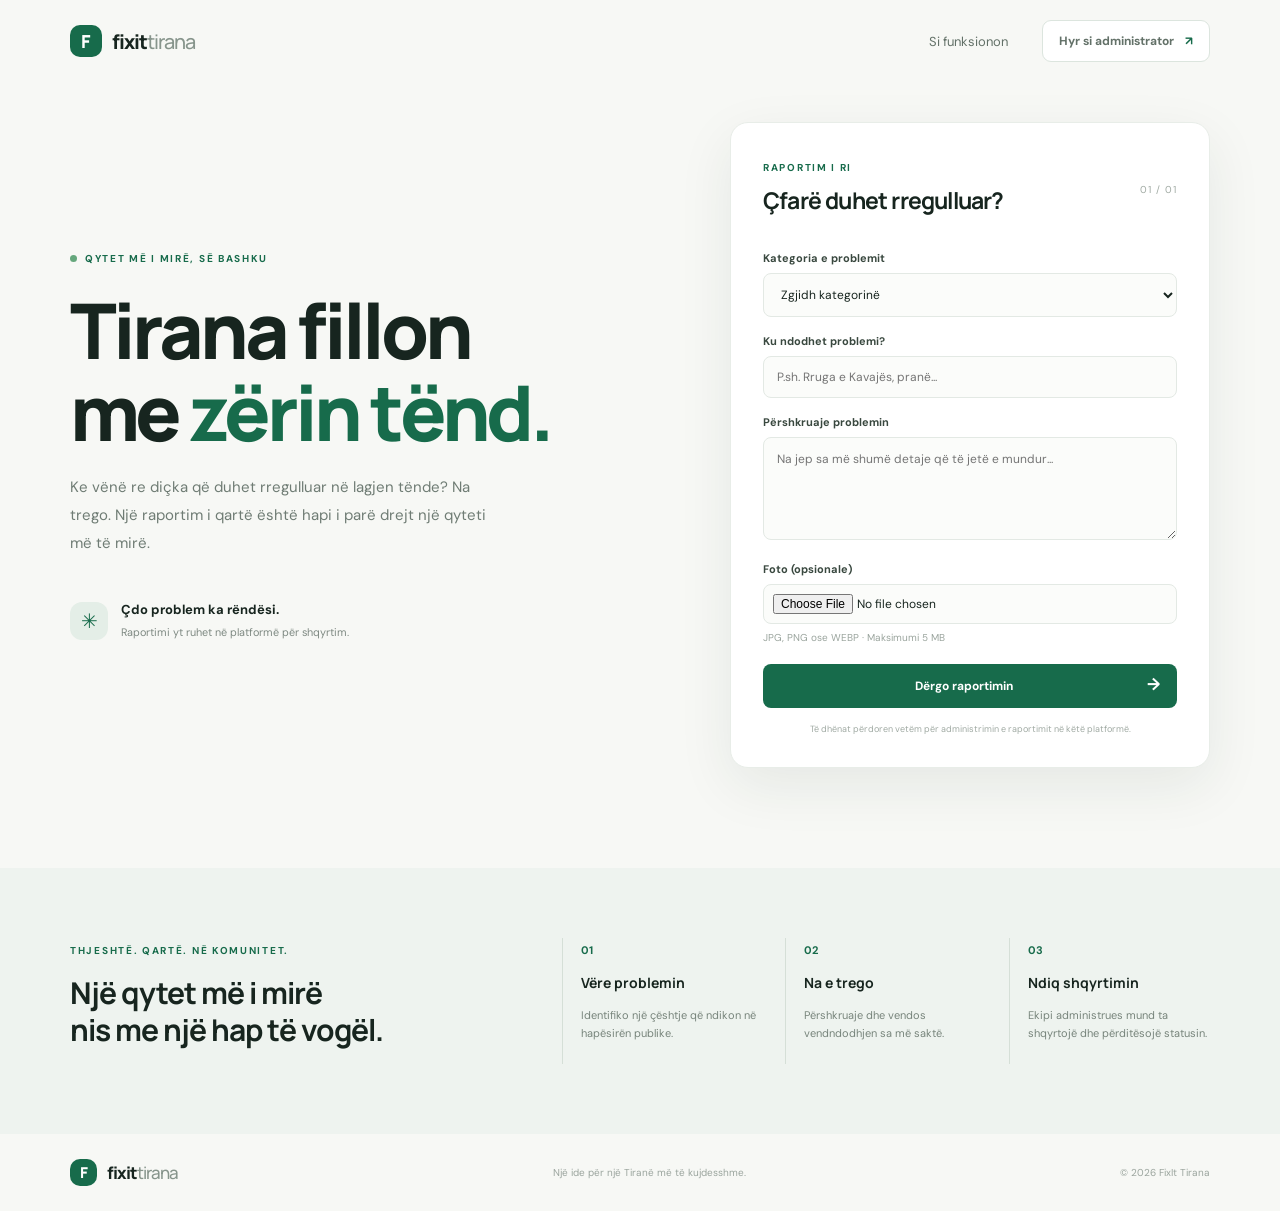
<file: fixit12/fixit_tirana/frontend/index.html>
<!DOCTYPE html>
<html lang="sq">
<head>
  <meta charset="UTF-8"><meta name="viewport" content="width=device-width, initial-scale=1">
  <title>FixIt Tirana — Raporto një problem</title>
  <link rel="stylesheet" href="styles.css">
</head>
<body class="public-page">
  <header class="topbar">
    <a class="brand" href="/"><span class="brand-mark">F</span><span>fixit<span class="brand-light">tirana</span></span></a>
    <nav><a href="#si-funksionon">Si funksionon</a><a class="nav-button" href="/login.html">Hyr si administrator <span>↗</span></a></nav>
  </header>
  <main>
    <section class="hero">
      <div class="hero-copy">
        <span class="eyebrow"><i></i> QYTET MË I MIRË, SË BASHKU</span>
        <h1>Tirana fillon<br>me <em>zërin tënd.</em></h1>
        <p>Ke vënë re diçka që duhet rregulluar në lagjen tënde? Na trego. Një raportim i qartë është hapi i parë drejt një qyteti më të mirë.</p>
        <div class="hero-note"><span class="note-icon">✳</span><span><b>Çdo problem ka rëndësi.</b><br><small>Raportimi yt ruhet në platformë për shqyrtim.</small></span></div>
      </div>
      <div class="form-card">
        <div class="form-heading"><div><span class="eyebrow">RAPORTIM I RI</span><h2>Çfarë duhet rregulluar?</h2></div><span class="step">01 / 01</span></div>
        <form id="reportForm">
          <label for="category">Kategoria e problemit</label>
          <select id="category" name="category" required>
            <option value="">Zgjidh kategorinë</option>
            <option>Rrugë dhe trotuare</option><option>Ndriçim publik</option>
            <option>Ujë dhe kanalizime</option><option>Mbetje dhe pastërti</option>
            <option>Hapësira publike</option><option>Sinjalistikë dhe trafik</option><option>Tjetër</option>
          </select>
          <label for="location">Ku ndodhet problemi?</label>
          <input id="location" name="location" placeholder="P.sh. Rruga e Kavajës, pranë..." required maxlength="250">
          <label for="description">Përshkruaje problemin</label>
          <textarea id="description" name="description" rows="4" maxlength="3000" placeholder="Na jep sa më shumë detaje që të jetë e mundur..." required></textarea>
          <div class="upload-wrap"><label for="photo">Foto (opsionale)</label><input id="photo" name="photo" type="file" accept=".jpg,.jpeg,.png,.webp"><small>JPG, PNG ose WEBP · Maksimumi 5 MB</small></div>
          <button class="primary-button full" type="submit">Dërgo raportimin <span>→</span></button>
          <p id="formMessage" class="form-message" role="status"></p>
          <p class="privacy-note">Të dhënat përdoren vetëm për administrimin e raportimit në këtë platformë.</p>
        </form>
      </div>
    </section>
    <section id="si-funksionon" class="how-section">
      <div><span class="eyebrow">THJESHTË. QARTË. NË KOMUNITET.</span><h2>Një qytet më i mirë<br>nis me një hap të vogël.</h2></div>
      <div class="how-steps">
        <article><span>01</span><h3>Vëre problemin</h3><p>Identifiko një çështje që ndikon në hapësirën publike.</p></article>
        <article><span>02</span><h3>Na e trego</h3><p>Përshkruaje dhe vendos vendndodhjen sa më saktë.</p></article>
        <article><span>03</span><h3>Ndiq shqyrtimin</h3><p>Ekipi administrues mund ta shqyrtojë dhe përditësojë statusin.</p></article>
      </div>
    </section>
  </main>
  <footer><a class="brand" href="/"><span class="brand-mark">F</span><span>fixit<span class="brand-light">tirana</span></span></a><span>Një ide për një Tiranë më të kujdesshme.</span><span>© 2026 FixIt Tirana</span></footer>
  <script src="public.js"></script>
</body></html>
</file>
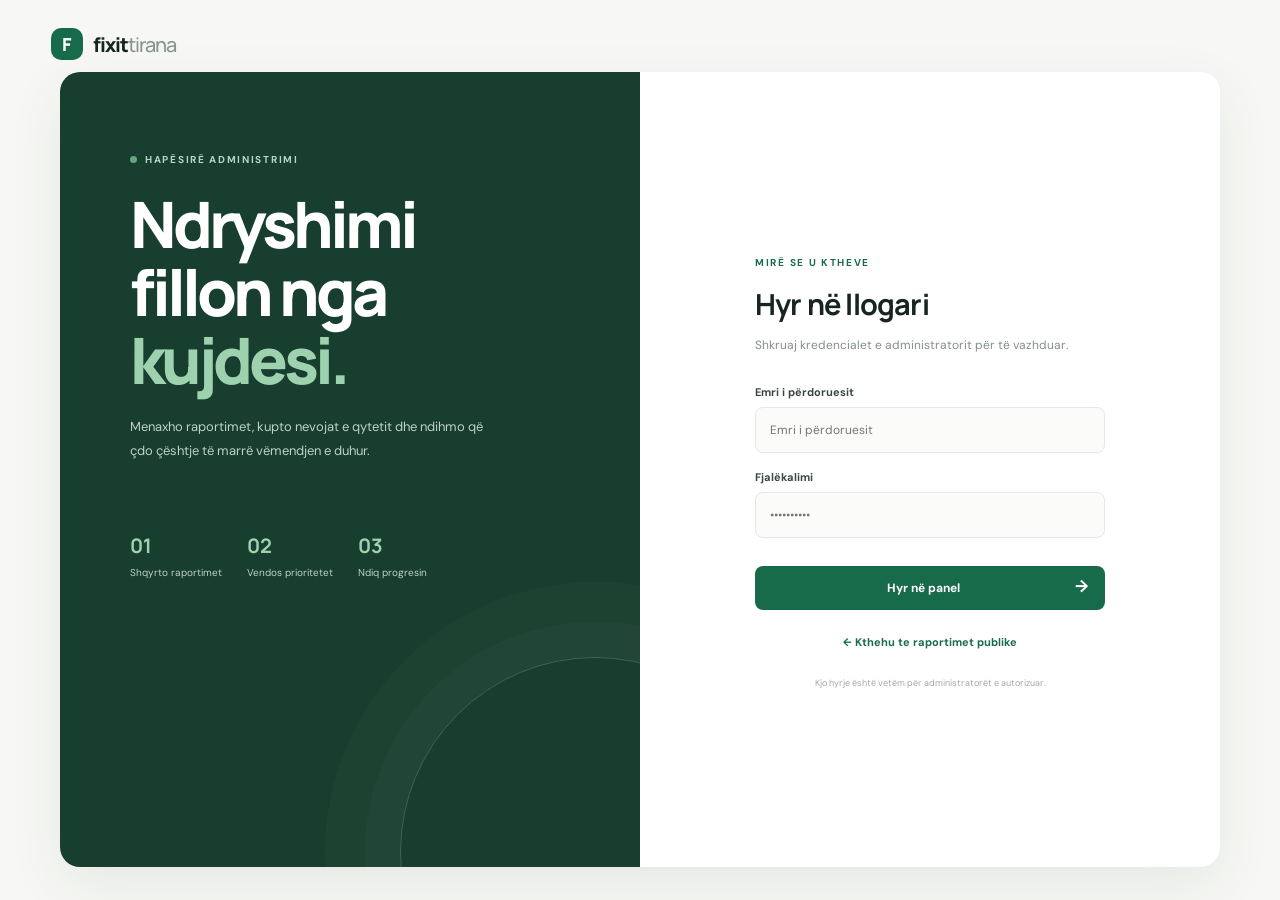
<file: fixit12/fixit_tirana/frontend/login.html>
<!DOCTYPE html>
<html lang="sq">
<head>
  <meta charset="UTF-8">
  <meta name="viewport" content="width=device-width, initial-scale=1">
  <title>Hyrje — FixIt Tirana</title>
  <link rel="stylesheet" href="styles.css">
</head>
<body class="login-page">
  <a class="brand login-brand" href="/"><span class="brand-mark">F</span><span>fixit<span class="brand-light">tirana</span></span></a>
  <main class="login-layout">
    <section class="login-art">
      <span class="eyebrow"><i></i> HAPËSIRË ADMINISTRIMI</span>
      <h1>Ndryshimi<br>fillon nga<br><em>kujdesi.</em></h1>
      <p>Menaxho raportimet, kupto nevojat e qytetit dhe ndihmo që çdo çështje të marrë vëmendjen e duhur.</p>
      <div class="art-stats"><div><b>01</b><span>Shqyrto raportimet</span></div><div><b>02</b><span>Vendos prioritetet</span></div><div><b>03</b><span>Ndiq progresin</span></div></div>
      <div class="decor-circle"></div>
    </section>
    <section class="login-panel">
      <div class="login-box">
        <span class="eyebrow">MIRË SE U KTHEVE</span>
        <h2>Hyr në llogari</h2>
        <p>Shkruaj kredencialet e administratorit për të vazhduar.</p>
        <p id="loginError" class="form-message error" role="alert" hidden>Kredencialet nuk janë të sakta. Provo përsëri.</p>
        <form action="/login" method="post">
          <label for="username">Emri i përdoruesit</label>
          <input id="username" name="username" autocomplete="username" placeholder="Emri i përdoruesit" required>
          <label for="password">Fjalëkalimi</label>
          <input id="password" name="password" type="password" autocomplete="current-password" placeholder="••••••••••" required>
          <button class="primary-button full" type="submit">Hyr në panel <span>→</span></button>
        </form>
        <a class="back-link" href="/">← Kthehu te raportimet publike</a>
        <small class="login-hint">Kjo hyrje është vetëm për administratorët e autorizuar.</small>
      </div>
    </section>
  </main>
  <script>
    if (new URLSearchParams(window.location.search).has("error")) {
      document.getElementById("loginError").hidden = false;
    }
  </script>
</body>
</html>
</file>
<file: fixit12/fixit_tirana/frontend/styles.css>
@import url('https://fonts.googleapis.com/css2?family=DM+Sans:wght@400;500;600;700&family=Manrope:wght@400;500;600;700;800&display=swap');
:root{--ink:#17251f;--muted:#718078;--green:#176b4b;--green-dark:#10553a;--mint:#e8f2ec;--line:#e6ebe7;--paper:#f7f8f5;--white:#fff;--orange:#e5a45d;--shadow:0 18px 55px rgba(25,52,39,.08)}
*{box-sizing:border-box}html{scroll-behavior:smooth}body{margin:0;font-family:'DM Sans',sans-serif;color:var(--ink);background:var(--paper)}a{color:inherit;text-decoration:none}button,input,select,textarea{font:inherit}.brand{display:inline-flex;align-items:center;gap:10px;font-family:Manrope,sans-serif;font-size:20px;font-weight:800;letter-spacing:-1px}.brand-mark{width:32px;height:32px;border-radius:10px;background:var(--green);color:#fff;display:grid;place-items:center;font-size:18px;letter-spacing:0}.brand-light{font-weight:500;color:#87958c}.topbar{height:82px;display:flex;align-items:center;justify-content:space-between;max-width:1200px;margin:auto;padding:0 30px}.topbar nav{display:flex;align-items:center;gap:34px;font-size:13px;color:#637168}.nav-button,.outline-button{border:1px solid #dce5de;padding:12px 16px;border-radius:9px;font-size:12px;font-weight:700;background:#fff}.nav-button span{color:var(--green);padding-left:8px}.hero{max-width:1200px;margin:40px auto 100px;padding:0 30px;display:grid;grid-template-columns:1fr 480px;gap:90px;align-items:center}.hero-copy{padding:25px 0}.eyebrow{font-size:10px;letter-spacing:1.7px;font-weight:700;color:var(--green);display:inline-flex;align-items:center;gap:8px}.eyebrow i{width:7px;height:7px;background:#65a77c;border-radius:50%}.hero h1,.login-art h1{font:800 clamp(52px,6vw,78px)/1.06 Manrope,sans-serif;letter-spacing:-4px;margin:22px 0}.hero h1 em,.login-art h1 em{font-style:normal;color:var(--green)}.hero-copy>p{max-width:440px;color:#6f7c74;line-height:1.85;font-size:15px}.hero-note{display:flex;gap:13px;align-items:center;margin-top:42px;font-size:13px;line-height:1.7}.note-icon{width:38px;height:38px;background:#e4eee7;color:var(--green);border-radius:12px;display:grid;place-items:center;font-size:20px}.hero-note small{color:#7e8982}.form-card{background:#fff;border:1px solid #e8ede8;border-radius:18px;padding:32px;box-shadow:var(--shadow)}.form-heading{display:flex;justify-content:space-between;align-items:center;margin-bottom:27px}.form-heading h2,.login-box h2{font:700 23px Manrope,sans-serif;letter-spacing:-.8px;margin:8px 0}.step{font-size:10px;color:#a0aaa3;letter-spacing:1px}.form-card label,.login-box label,.assistant-card label{display:block;font-size:11px;font-weight:700;margin:17px 0 8px;color:#39483f}.form-card input,.form-card select,.form-card textarea,.login-box input,.filters input,.filters select,.assistant-card select,.chat-form input{width:100%;border:1px solid #e3e9e4;border-radius:8px;background:#fbfcfa;padding:12px 13px;color:var(--ink);font-size:12px;outline:none}.form-card input:focus,.form-card select:focus,.form-card textarea:focus,.login-box input:focus{border-color:#78a98c;box-shadow:0 0 0 3px #e8f2ec}.form-card textarea{resize:vertical;line-height:1.6}.upload-wrap small{display:block;color:#9aa49d;font-size:10px;margin-top:7px}.upload-wrap input{padding:9px;background:#fbfcfa}.primary-button{background:var(--green);color:#fff;border:0;border-radius:8px;padding:14px 17px;font-size:12px;font-weight:700;cursor:pointer;transition:.2s}.primary-button:hover{background:var(--green-dark);transform:translateY(-1px)}.primary-button:disabled{opacity:.6;cursor:wait;transform:none}.primary-button span{float:right;font-size:17px;line-height:12px}.full{width:100%;margin-top:20px}.form-message{font-size:11px;line-height:1.5;margin:9px 0 0;color:#7d8981}.form-message.success{color:#19734d}.form-message.error{color:#b4493e}.privacy-note{font-size:9px;color:#a0aaa3;text-align:center;margin:15px 0 0}.how-section{background:#eef3ef;padding:70px max(30px,calc((100% - 1140px)/2));display:grid;grid-template-columns:1fr 1.5fr;gap:60px}.how-section h2{font:700 30px/1.25 Manrope,sans-serif;letter-spacing:-1px;margin:15px 0}.how-steps{display:grid;grid-template-columns:repeat(3,1fr);gap:22px}.how-steps article{border-left:1px solid #d5dfd7;padding-left:18px}.how-steps article>span{font-size:11px;color:var(--green);font-weight:700}.how-steps h3{font:700 14px Manrope,sans-serif}.how-steps p{font-size:11px;line-height:1.7;color:#77847b}footer{max-width:1200px;margin:auto;padding:25px 30px;display:flex;align-items:center;justify-content:space-between;color:#9aa49d;font-size:10px}footer .brand{color:var(--ink);font-size:17px}footer .brand-mark{width:27px;height:27px;font-size:15px}
.login-page{min-height:100vh;background:#f7f8f5;padding:28px 4vw}.login-brand{position:relative;z-index:2}.login-layout{max-width:1160px;min-height:calc(100vh - 105px);margin:12px auto 0;display:grid;grid-template-columns:1fr 1fr;background:#fff;border-radius:20px;overflow:hidden;box-shadow:var(--shadow)}.login-art{background:#173e2e;color:#fff;padding:75px 70px;position:relative;overflow:hidden}.login-art .eyebrow{color:#b7d8c2}.login-art h1{font-size:64px;position:relative;z-index:1}.login-art h1 em{color:#9ed1ae}.login-art>p{max-width:360px;color:#c0d1c6;line-height:1.8;font-size:13px;position:relative;z-index:1}.art-stats{display:flex;gap:25px;margin-top:70px;position:relative;z-index:1}.art-stats div{display:flex;flex-direction:column;gap:7px}.art-stats b{font:700 20px Manrope;color:#9ed1ae}.art-stats span{font-size:10px;color:#c0d1c6}.decor-circle{position:absolute;width:390px;height:390px;border:1px solid #3c6652;border-radius:50%;right:-150px;bottom:-180px;box-shadow:0 0 0 35px rgba(255,255,255,.025),0 0 0 75px rgba(255,255,255,.02)}.login-panel{display:grid;place-items:center;padding:45px}.login-box{width:min(100%,350px)}.login-box h2{font-size:29px;margin-top:13px}.login-box>p{font-size:12px;color:#849087;line-height:1.6;margin-bottom:30px}.login-box input{padding:14px}.login-box .primary-button{margin-top:28px}.back-link{display:block;text-align:center;color:var(--green);font-size:11px;margin-top:25px;font-weight:700}.login-hint{display:block;text-align:center;color:#a0aaa3;font-size:9px;margin-top:28px}
.admin-page{background:#f7f9f6;min-height:100vh}.sidebar{position:fixed;inset:0 auto 0 0;width:235px;background:#fff;border-right:1px solid var(--line);padding:27px 20px;display:flex;flex-direction:column;z-index:3}.sidebar .brand{margin:0 0 55px 7px}.side-label{font-size:9px;letter-spacing:1.5px;color:#a0aaa3;font-weight:700;margin:0 0 14px 10px}.side-link{display:flex;align-items:center;gap:12px;padding:13px 12px;border-radius:8px;color:#78847c;font-size:12px;margin:2px 0}.side-link>span{font-size:16px;width:18px;text-align:center}.side-link.active{background:#edf4ef;color:var(--green);font-weight:700}.side-link b{margin-left:auto;background:#dcebe0;color:var(--green);padding:3px 7px;border-radius:10px;font-size:10px}.sidebar-bottom{margin-top:auto;border-top:1px solid var(--line);padding:18px 2px 0;display:flex;align-items:center;gap:10px}.admin-avatar{width:33px;height:33px;border-radius:50%;background:#e4eee7;color:var(--green);display:grid;place-items:center;font-weight:700}.sidebar-bottom div:nth-child(2){display:flex;flex-direction:column;gap:4px}.sidebar-bottom b{font-size:11px}.sidebar-bottom small{font-size:9px;color:#929d95}.sidebar-bottom form{margin-left:auto}.logout-button{border:0;background:none;color:#89958d;cursor:pointer;font-size:18px}.admin-main{margin-left:235px;padding:38px 4.2vw 25px;max-width:1600px}.admin-top{display:flex;align-items:center;justify-content:space-between;margin-bottom:27px}.admin-top h1{font:700 26px Manrope,sans-serif;letter-spacing:-1px;margin:9px 0 5px}.admin-top p{font-size:12px;color:#829087;margin:0}.admin-top .outline-button{color:var(--green)}.stats-grid{display:grid;grid-template-columns:repeat(4,1fr);gap:15px}.stat-card{background:#fff;border:1px solid var(--line);border-radius:12px;padding:20px;position:relative;min-height:126px}.stat-card>span{font-size:10px;color:#77847b}.stat-card>b{display:block;font:700 29px Manrope;margin:11px 0 3px}.stat-card>small{font-size:9px;color:#9ba59e}.stat-icon{position:absolute;right:19px;top:19px;font-style:normal;color:#7fa58a;background:#edf4ef;width:29px;height:29px;display:grid;place-items:center;border-radius:9px}.panel-section{background:#fff;border:1px solid var(--line);border-radius:12px;margin-top:22px;padding:22px 23px}.section-heading{display:flex;align-items:center;justify-content:space-between;gap:20px;margin-bottom:18px}.section-heading h2,.assistant-heading h2{font:700 18px Manrope;letter-spacing:-.5px;margin:7px 0 0}.filters{display:flex;gap:8px}.filters input{width:190px}.filters select{width:135px}.filters input,.filters select{padding:10px;font-size:10px}.table-wrap{overflow-x:auto}table{width:100%;border-collapse:collapse;text-align:left;white-space:nowrap}th{font-size:8px;letter-spacing:1px;color:#9aa49d;font-weight:700;padding:12px 10px;border-bottom:1px solid #edf0ed}td{padding:13px 10px;border-bottom:1px solid #f0f2ef;font-size:10px;color:#66736a}tbody tr:last-child td{border-bottom:0}.report-title{font-size:11px;font-weight:700;color:#35443a}.report-desc{display:block;color:#9aa49d;margin-top:5px;max-width:300px;white-space:normal;line-height:1.4}.status-select{border:0;border-radius:20px;padding:7px 10px;font-size:9px;font-weight:700;cursor:pointer}.status-new{background:#f1f2f1;color:#69746d}.status-review{background:#fff2dd;color:#a26c20}.status-progress{background:#e8f0fb;color:#5076a8}.status-done{background:#e5f3e9;color:#34784e}.view-button{border:0;background:none;color:var(--green);font-size:10px;font-weight:700;cursor:pointer}.empty-cell{text-align:center;padding:35px;color:#9aa49d}.admin-lower{display:grid;grid-template-columns:1.1fr .9fr;gap:17px;margin-top:18px}.assistant-card,.recommendations-card{background:#fff;border:1px solid var(--line);border-radius:12px;padding:22px;min-width:0}.assistant-heading{display:flex;align-items:center;gap:11px}.ai-symbol{width:35px;height:35px;border-radius:11px;background:#edf4ef;color:var(--green);display:grid;place-items:center;font-size:20px}.assistant-heading .eyebrow{font-size:8px}.assistant-heading h2{font-size:17px}.online-dot{margin-left:auto;color:#5ca879;font-size:11px}.assistant-intro{font-size:12px;color:#87938b;line-height:1.6}.assistant-card label{font-size:11px;margin:12px 0 6px}.assistant-card select{padding:10px;font-size:12px}.chat-messages{height:190px;overflow-y:auto;background:#f8faf8;border-radius:9px;padding:12px;margin-top:12px;display:flex;flex-direction:column;gap:9px}.chat-bubble{max-width:90%;padding:10px 12px;border-radius:10px;font-size:13px;line-height:1.6;white-space:pre-wrap}.assistant-bubble{background:#eaf2ec;color:#3e5547;align-self:flex-start;border-bottom-left-radius:3px}.user-bubble{background:#1b694b;color:white;align-self:flex-end;border-bottom-right-radius:3px}.pending{opacity:.65}.chat-form{display:flex;gap:8px;margin-top:10px}.chat-form input{padding:12px;font-size:13px}.chat-form button{width:38px;flex:none;border:0;border-radius:8px;background:var(--green);color:white;font-size:20px;cursor:pointer}.chat-footer{display:flex;justify-content:space-between;gap:10px;margin-top:9px;color:#a0aaa3;font-size:10px}.chat-footer button{border:0;background:none;color:var(--green);font-size:10px;cursor:pointer}.compact{margin-bottom:12px}.analysis-area{min-height:235px;max-height:400px;overflow:auto}.analysis-placeholder{min-height:220px;display:flex;flex-direction:column;justify-content:center;align-items:center;text-align:center;padding:20px}.analysis-placeholder>span{font-size:25px;color:#7da68a}.analysis-placeholder b{font:700 12px Manrope;margin:8px}.analysis-placeholder p{font-size:10px;line-height:1.7;color:#89958d;max-width:280px}.analysis-result h3{font:700 10px Manrope;margin:14px 0 5px;color:#405146}.analysis-result p,.analysis-result li{font-size:10px;line-height:1.6;color:#718078}.analysis-result ul{padding-left:17px;margin:5px 0}.priority-line{display:flex;align-items:center;justify-content:space-between;background:#f7f9f6;padding:10px;border-radius:8px}.priority-line span{font-size:8px;letter-spacing:1px;color:#87938b}.priority-line b{font-size:10px}.priority-urgent,.priority-high{color:#bd5c42}.priority-medium{color:#a77932}.priority-low{color:#43815a}.ai-disclaimer{background:#fff8e9;padding:9px;border-radius:6px!important;color:#97753e!important;font-size:9px!important}.recommendations-card .primary-button{margin-top:10px}.outline-button{cursor:pointer}.outline-button.full{width:100%;margin-top:9px;background:#fff;color:var(--green)}.hidden{display:none}.report-detail{padding:12px;background:#f7f9f6;border-radius:8px}.report-detail b{font-size:11px}.report-detail p{font-size:11px;line-height:1.6;color:#6f7c74}.report-detail small{font-size:9px;color:#89958d}.report-photo{display:block;max-width:100%;max-height:160px;border-radius:8px;margin-top:12px}.admin-footer{display:flex;justify-content:space-between;margin-top:22px;color:#9aa49d;font-size:9px}.admin-footer span{color:#b0b8b2}
@media(max-width:1000px){.hero{gap:35px;grid-template-columns:1fr 430px}.admin-main{padding-left:25px;padding-right:25px}.sidebar{width:205px}.admin-main{margin-left:205px}.admin-lower{grid-template-columns:1fr}.stats-grid{grid-template-columns:repeat(2,1fr)}}
@media(max-width:700px){.topbar{height:68px;padding:0 18px}.topbar nav>a:first-child{display:none}.hero{margin:20px auto 55px;padding:0 18px;grid-template-columns:1fr;gap:25px}.hero h1{font-size:58px}.form-card{padding:23px}.how-section{padding:45px 20px;grid-template-columns:1fr;gap:25px}.how-steps{grid-template-columns:1fr;gap:10px}.how-steps article{padding-bottom:8px}footer{padding:20px;gap:15px;flex-wrap:wrap}.login-page{padding:16px}.login-layout{grid-template-columns:1fr}.login-art{padding:38px 30px}.login-art h1{font-size:50px;margin:15px 0}.art-stats{margin-top:30px}.login-panel{padding:45px 25px}.sidebar{position:static;width:auto;height:auto;padding:12px 15px;flex-direction:row;align-items:center;gap:10px;border-right:0;border-bottom:1px solid var(--line)}.sidebar .brand{margin:0 auto 0 0}.side-label,.side-link{display:none}.sidebar-bottom{margin:0;border:0;padding:0}.sidebar-bottom>div:nth-child(2),.logout-button{display:none}.admin-main{margin:0;padding:25px 15px}.admin-top{align-items:flex-start;gap:12px}.admin-top h1{font-size:21px}.admin-top .outline-button{font-size:9px;padding:9px}.stats-grid{gap:9px}.stat-card{padding:14px;min-height:112px}.stat-card>b{font-size:24px}.panel-section{padding:15px}.section-heading{align-items:flex-start;flex-direction:column}.filters{width:100%}.filters input{flex:1;width:50%}.filters select{width:42%}.admin-lower{gap:12px}.assistant-card,.recommendations-card{padding:16px}.admin-footer{line-height:1.6;gap:10px;flex-direction:column}}

.demo-intro{font-size:12px;color:#829087;margin:-6px 0 16px}.demo-grid{display:grid;gap:14px}
.demo-card{border:1px solid var(--line);border-radius:12px;padding:18px;background:#fff}
.demo-card.chosen{border-color:#78a98c;box-shadow:0 0 0 3px #e8f2ec}
.demo-head{display:flex;justify-content:space-between;gap:12px;align-items:flex-start;flex-wrap:wrap}
.demo-who{display:flex;gap:10px;align-items:center}.demo-who .admin-avatar{width:34px;height:34px;font-size:13px}
.demo-who b{display:block;font-size:13px}.demo-who small{font-size:11px;color:#8a968e}
.demo-cat{font-size:11px;font-weight:700;color:var(--green);background:var(--mint);padding:5px 10px;border-radius:20px}
.demo-card>p{font-size:13px;line-height:1.65;color:#55655b;margin:12px 0 4px}
.demo-meta{font-size:11px;color:#8a968e}
.demo-card .primary-button{margin-top:12px}.demo-card .primary-button.full{width:auto}
.opt-grid{display:grid;grid-template-columns:repeat(3,1fr);gap:12px;margin-top:14px}
.opt{border:1px solid var(--line);border-radius:10px;padding:14px;background:#fbfcfa;display:flex;flex-direction:column;gap:8px}
.opt.selected{background:var(--mint);border-color:#78a98c}
.opt h4{font:700 13px Manrope;margin:0}.opt p,.opt li{font-size:12px;line-height:1.55;color:#5d6d63;margin:0}
.opt ol{margin:0;padding-left:18px}.opt small{font-size:11px;color:#8a968e;line-height:1.5}
.opt button{margin-top:auto;border:1px solid #cfe0d4;background:#fff;color:var(--green);border-radius:8px;padding:9px;font-size:12px;font-weight:700;cursor:pointer}
.opt.selected button{background:var(--green);color:#fff;border-color:var(--green)}
.demo-note{font-size:11px;margin-top:10px;color:#97753e;background:#fff8e9;padding:8px 10px;border-radius:6px}
.demo-status{font-size:12px;margin-top:10px;color:#19734d}
@media(max-width:900px){.opt-grid{grid-template-columns:1fr}}
</file>
